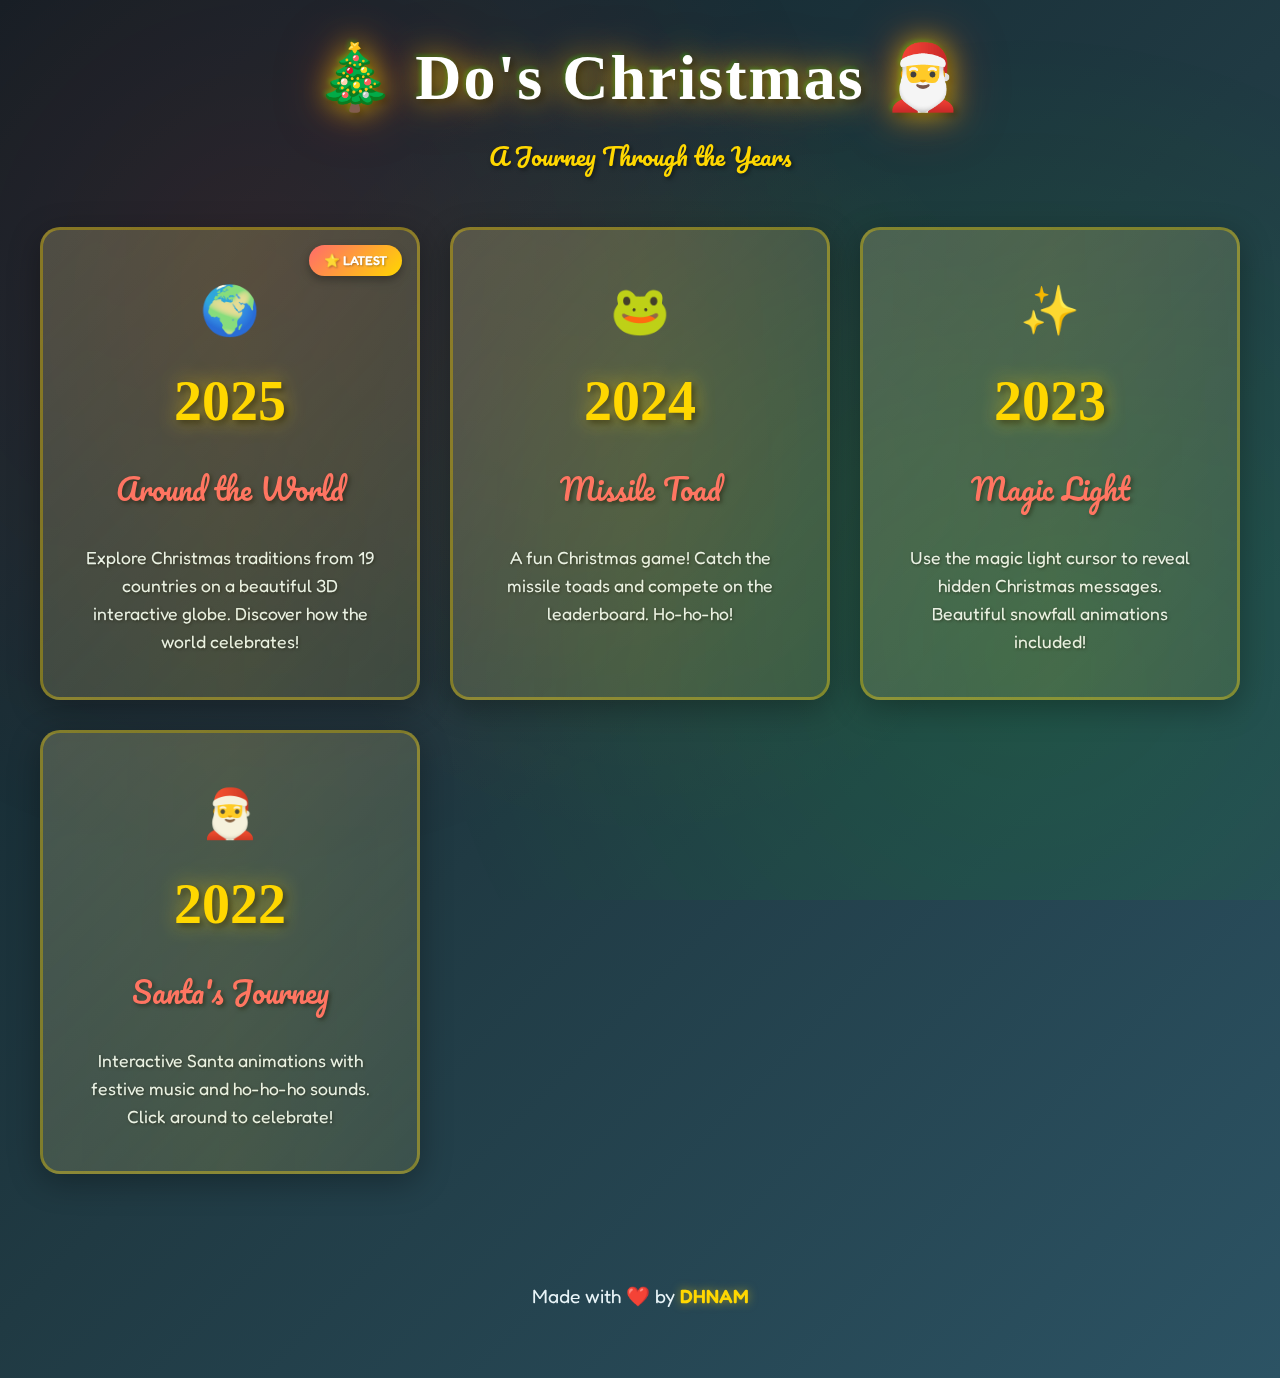
<file: index.html>
<!DOCTYPE html>
<html lang="en">
  <head>
    <meta charset="UTF-8" />
    <meta name="viewport" content="width=device-width, initial-scale=1.0" />
    <title>Do's Yearly Xmas things</title>
    <link rel="preconnect" href="https://fonts.googleapis.com" />
    <link rel="preconnect" href="https://fonts.gstatic.com" crossorigin />
    <link
      href="https://fonts.googleapis.com/css2?family=Mountains+of+Christmas:wght@400;700&family=Pacifico&family=Fredoka:wght@400;600&display=swap"
      rel="stylesheet"
    />
    <style>
      * {
        margin: 0;
        padding: 0;
        box-sizing: border-box;
      }

      body {
        font-family: "Fredoka", "Segoe UI", Arial, sans-serif;
        background: linear-gradient(
          135deg,
          #0f2027 0%,
          #203a43 50%,
          #2c5364 100%
        );
        min-height: 100vh;
        padding: 40px 20px;
        position: relative;
        overflow-x: hidden;
      }

      body::before {
        content: "";
        position: fixed;
        top: 0;
        left: 0;
        width: 100%;
        height: 100%;
        background: radial-gradient(
            circle at 20% 30%,
            rgba(255, 0, 0, 0.1) 0%,
            transparent 50%
          ),
          radial-gradient(
            circle at 80% 70%,
            rgba(0, 255, 0, 0.1) 0%,
            transparent 50%
          ),
          radial-gradient(
            circle at 50% 50%,
            rgba(255, 215, 0, 0.05) 0%,
            transparent 50%
          );
        pointer-events: none;
        z-index: 0;
      }

      .container {
        max-width: 1200px;
        margin: 0 auto;
        position: relative;
        z-index: 1;
      }

      h1 {
        font-family: "Mountains of Christmas", cursive;
        text-align: center;
        color: #fff;
        font-size: 4em;
        font-weight: 700;
        margin-bottom: 20px;
        text-shadow: 0 0 30px rgba(255, 215, 0, 0.8),
          0 0 60px rgba(255, 0, 0, 0.4), 3px 3px 6px rgba(0, 0, 0, 0.5),
          -2px -2px 4px rgba(0, 255, 0, 0.3);
        letter-spacing: 2px;
      }

      .subtitle {
        font-family: "Pacifico", cursive;
        text-align: center;
        color: #ffd700;
        font-size: 1.5em;
        margin-bottom: 50px;
        text-shadow: 2px 2px 4px rgba(0, 0, 0, 0.5);
      }

      .editions-grid {
        display: grid;
        grid-template-columns: repeat(auto-fit, minmax(300px, 1fr));
        gap: 30px;
        margin-top: 50px;
      }

      .edition-card {
        background: linear-gradient(
          135deg,
          rgba(255, 255, 255, 0.15) 0%,
          rgba(255, 255, 255, 0.05) 100%
        );
        border: 3px solid rgba(255, 215, 0, 0.4);
        border-radius: 20px;
        padding: 40px;
        text-align: center;
        text-decoration: none;
        transition: all 0.4s ease;
        display: flex;
        flex-direction: column;
        gap: 20px;
        box-shadow: 0 8px 32px rgba(0, 0, 0, 0.3);
        backdrop-filter: blur(10px);
        position: relative;
        overflow: hidden;
      }

      .edition-card::before {
        content: "";
        position: absolute;
        top: -50%;
        left: -50%;
        width: 200%;
        height: 200%;
        background: linear-gradient(
          45deg,
          transparent,
          rgba(255, 215, 0, 0.1),
          transparent
        );
        transform: rotate(45deg);
        transition: all 0.6s ease;
      }

      .edition-card:hover::before {
        left: 100%;
      }

      .edition-card:hover {
        transform: translateY(-15px) scale(1.05);
        box-shadow: 0 15px 50px rgba(255, 215, 0, 0.4),
          0 0 60px rgba(255, 107, 107, 0.3);
        border-color: rgba(255, 215, 0, 0.9);
      }

      .edition-year {
        font-family: "Mountains of Christmas", cursive;
        font-size: 3.5em;
        color: #ffd700;
        text-shadow: 3px 3px 6px rgba(0, 0, 0, 0.5),
          0 0 20px rgba(255, 215, 0, 0.6);
        font-weight: 700;
      }

      .edition-title {
        font-family: "Pacifico", cursive;
        font-size: 1.8em;
        color: #ff6b6b;
        text-shadow: 2px 2px 4px rgba(0, 0, 0, 0.5);
        margin: 10px 0;
      }

      .edition-description {
        font-family: "Fredoka", sans-serif;
        font-size: 1.1em;
        color: #e8f4f8;
        text-shadow: 1px 1px 3px rgba(0, 0, 0, 0.5);
        line-height: 1.6;
      }

      .edition-emoji {
        font-size: 3em;
        margin: 10px 0;
        animation: float 3s ease-in-out infinite;
      }

      @keyframes float {
        0%,
        100% {
          transform: translateY(0) rotate(0deg);
        }
        50% {
          transform: translateY(-15px) rotate(10deg);
        }
      }

      .current-badge {
        position: absolute;
        top: 15px;
        right: 15px;
        background: linear-gradient(135deg, #ff6b6b, #ffd700);
        color: white;
        padding: 8px 15px;
        border-radius: 20px;
        font-size: 0.8em;
        font-weight: 600;
        text-shadow: 1px 1px 2px rgba(0, 0, 0, 0.3);
        box-shadow: 0 4px 10px rgba(0, 0, 0, 0.3);
      }

      footer {
        text-align: center;
        margin-top: 80px;
        padding: 30px;
        color: #e8f4f8;
        font-size: 1.2em;
      }

      footer a {
        color: #ffd700;
        text-decoration: none;
        font-weight: 600;
        transition: all 0.3s ease;
        text-shadow: 0 0 10px rgba(255, 215, 0, 0.5);
      }

      footer a:hover {
        color: #fff;
        text-shadow: 0 0 20px rgba(255, 215, 0, 0.8);
        letter-spacing: 1px;
      }

      @media (max-width: 768px) {
        h1 {
          font-size: 2.5em;
        }
        .subtitle {
          font-size: 1.2em;
        }
        .editions-grid {
          grid-template-columns: 1fr;
        }
      }
    </style>
  </head>
  <body>
    <div class="container">
      <h1>🎄 Do's Christmas 🎅</h1>
      <p class="subtitle">A Journey Through the Years</p>

      <div class="editions-grid">
        <a href="2025/index.html" class="edition-card">
          <span class="current-badge">⭐ LATEST</span>
          <div class="edition-emoji">🌍</div>
          <div class="edition-year">2025</div>
          <div class="edition-title">Around the World</div>
          <div class="edition-description">
            Explore Christmas traditions from 19 countries on a beautiful 3D
            interactive globe. Discover how the world celebrates!
          </div>
        </a>

        <a href="2024/index.html" class="edition-card">
          <div class="edition-emoji">🐸</div>
          <div class="edition-year">2024</div>
          <div class="edition-title">Missile Toad</div>
          <div class="edition-description">
            A fun Christmas game! Catch the missile toads and compete on the
            leaderboard. Ho-ho-ho!
          </div>
        </a>

        <a href="2023/index.html" class="edition-card">
          <div class="edition-emoji">✨</div>
          <div class="edition-year">2023</div>
          <div class="edition-title">Magic Light</div>
          <div class="edition-description">
            Use the magic light cursor to reveal hidden Christmas messages.
            Beautiful snowfall animations included!
          </div>
        </a>

        <a href="2022/index.html" class="edition-card">
          <div class="edition-emoji">🎅</div>
          <div class="edition-year">2022</div>
          <div class="edition-title">Santa's Journey</div>
          <div class="edition-description">
            Interactive Santa animations with festive music and ho-ho-ho sounds.
            Click around to celebrate!
          </div>
        </a>
      </div>

      <footer>
        <p>
          Made with ❤️ by <a href="https://dhnam.me" target="_blank">DHNAM</a>
        </p>
      </footer>
    </div>
  </body>
</html>
</file>
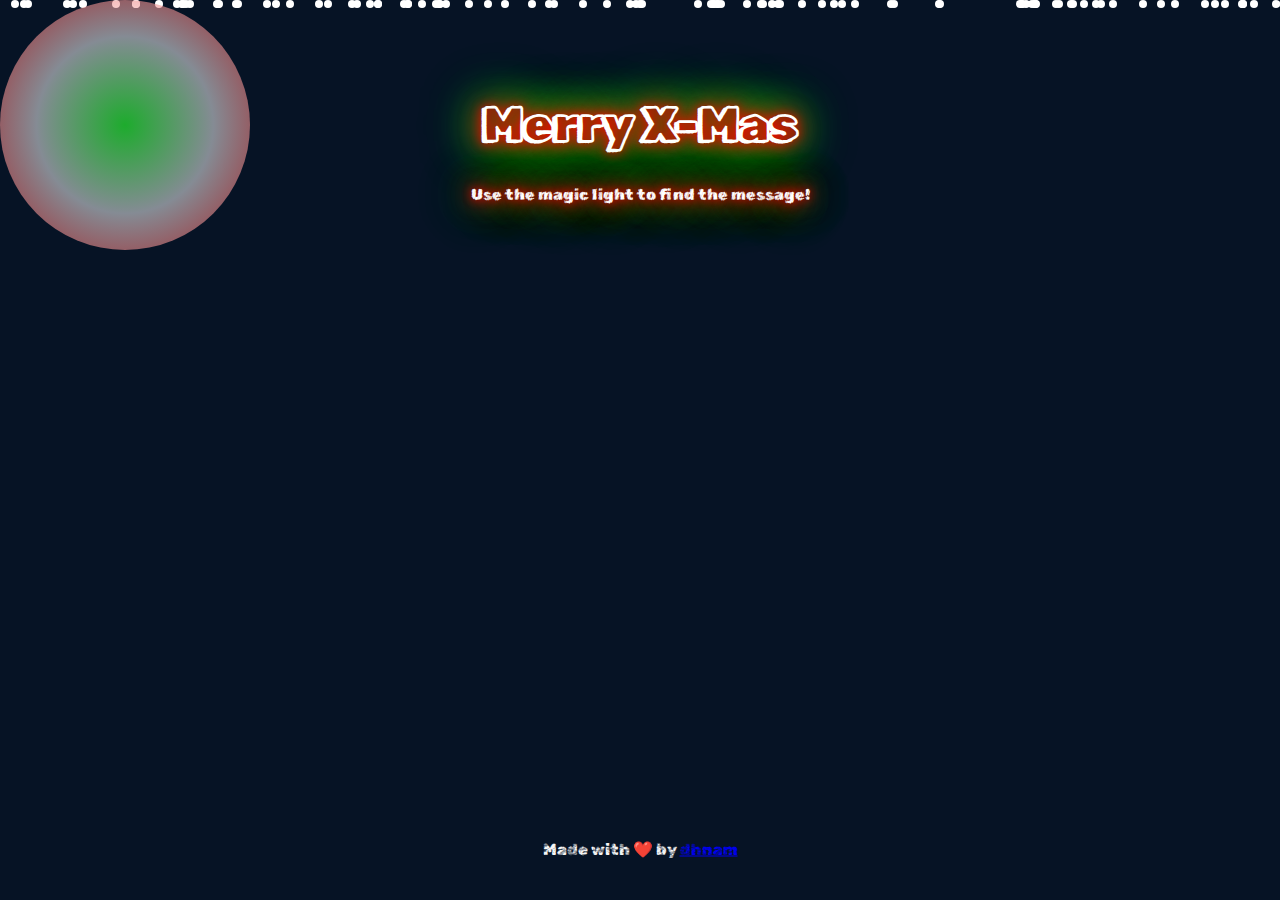
<file: 2023/index.html>
<!DOCTYPE html>
<html lang="en">
  <head>
    <meta charset="UTF-8" />
    <meta name="viewport" content="width=device-width, initial-scale=1.0" />
    <link rel="stylesheet" href="style.css" />
    <script defer src="script.js"></script>
    <title>Merry Christmas</title>
    <link rel="preconnect" href="https://fonts.googleapis.com" />
    <link rel="preconnect" href="https://fonts.gstatic.com" crossorigin />
    <link
      href="https://fonts.googleapis.com/css2?family=Rubik+Beastly&family=Rubik+Doodle+Shadow&family=Rubik+Maps&family=Rubik+Marker+Hatch&display=swap"
      rel="stylesheet"
    />
  </head>
  <body>
    <div class="snowflakes"></div>
    <div class="title-container">
      <h1 class="title">Merry X-Mas</h1>
      <p class="paragraph">Use the magic light to find the message!</p>
      <div class="message-container">
        Doesn't matter if you've been nice or naughty, the point is that we all
        made it till Christmas. You can be on a duel, having personal
        complications, or being far from your loved ones. Christmas is not all
        about happiness, it is about being grateful of what you've achived. May
        y'all have a blessed Christmas! <br />
      </div>
    </div>
   
    <div class="simple-footer">
      <p class="paragraph">Made with ❤️ by <a href="dhnam.me">dhnam</a></p>
    </div>
  </body>
</html>
</file>
<file: 2023/style.css>
@import url('https://fonts.googleapis.com/css2?family=Rubik+Beastly&family=Rubik+Doodle+Shadow&family=Rubik+Maps&family=Rubik+Marker+Hatch&display=swap');

body {
    margin: 0;
    overflow: hidden;
    background-color: #061325; /* Dark blue background */
    cursor: none; /* Hide default cursor */
}

.snowflakes {
    position: absolute;
    width: 100%;
    height: 100%;
}

.snowflake {
    position: absolute;
    width: 8px;
    height: 8px;
    background-color: #fff; /* White color */
    border-radius: 50%;
    animation: snowfall linear infinite;
}

@keyframes snowfall {
    to {
        transform: translateY(100vh);
    }
}

.title-container {
    position: absolute;
    padding-top: 5%;
    top: 0%;
    left: 50%;
    transform: translate(-50%, 0%);
    color:#061325;
    z-index: 100;
    text-align: center;
    color: #fff;
    text-shadow: 
        0 0 10px #ff0000,   /* Red shadow */
        0 0 20px #ff0000,
        0 0 30px #ff0000,
        0 0 40px #00ff00,   /* Green shadow */
        0 0 50px #00ff00,
        0 0 60px #00ff00;
}

.title-container .title {
    font-family: 'Rubik Doodle Shadow', cursive;
    font-size: 3rem;
}

.title-container .paragraph {
    font-family: 'Rubik Marker Hatch', cursive;
    font-size: 1rem;
}

.message-container {
    color:#061325;
    padding-top: 30px;
    z-index: 100;
    text-align: center;
    font-family: 'Trebuchet MS', 'Lucida Sans Unicode', 'Lucida Grande', 'Lucida Sans', Arial, sans-serif;
    font-size: large;
    text-shadow: none;
}

.simple-footer {
    position: absolute;
    bottom: 0;
    left: 50%;
    transform: translate(-50%, -50%);
    color: whitesmoke;
    z-index: 100;
    text-align: center;
    font-family: 'Rubik Maps', sans-serif;
    font-size: 1rem;
}

.cursor {
    position: absolute;
    width: 250px;
    height: 250px;
    background: radial-gradient(circle at center, rgba(38, 228, 48, 0.73), #ffffff82, rgba(228, 38, 38, 0.73)); /* Radial gradient */
    border-radius: 50%;
    pointer-events: none; /* Allow clicks to go through the cursor */
}
</file>
